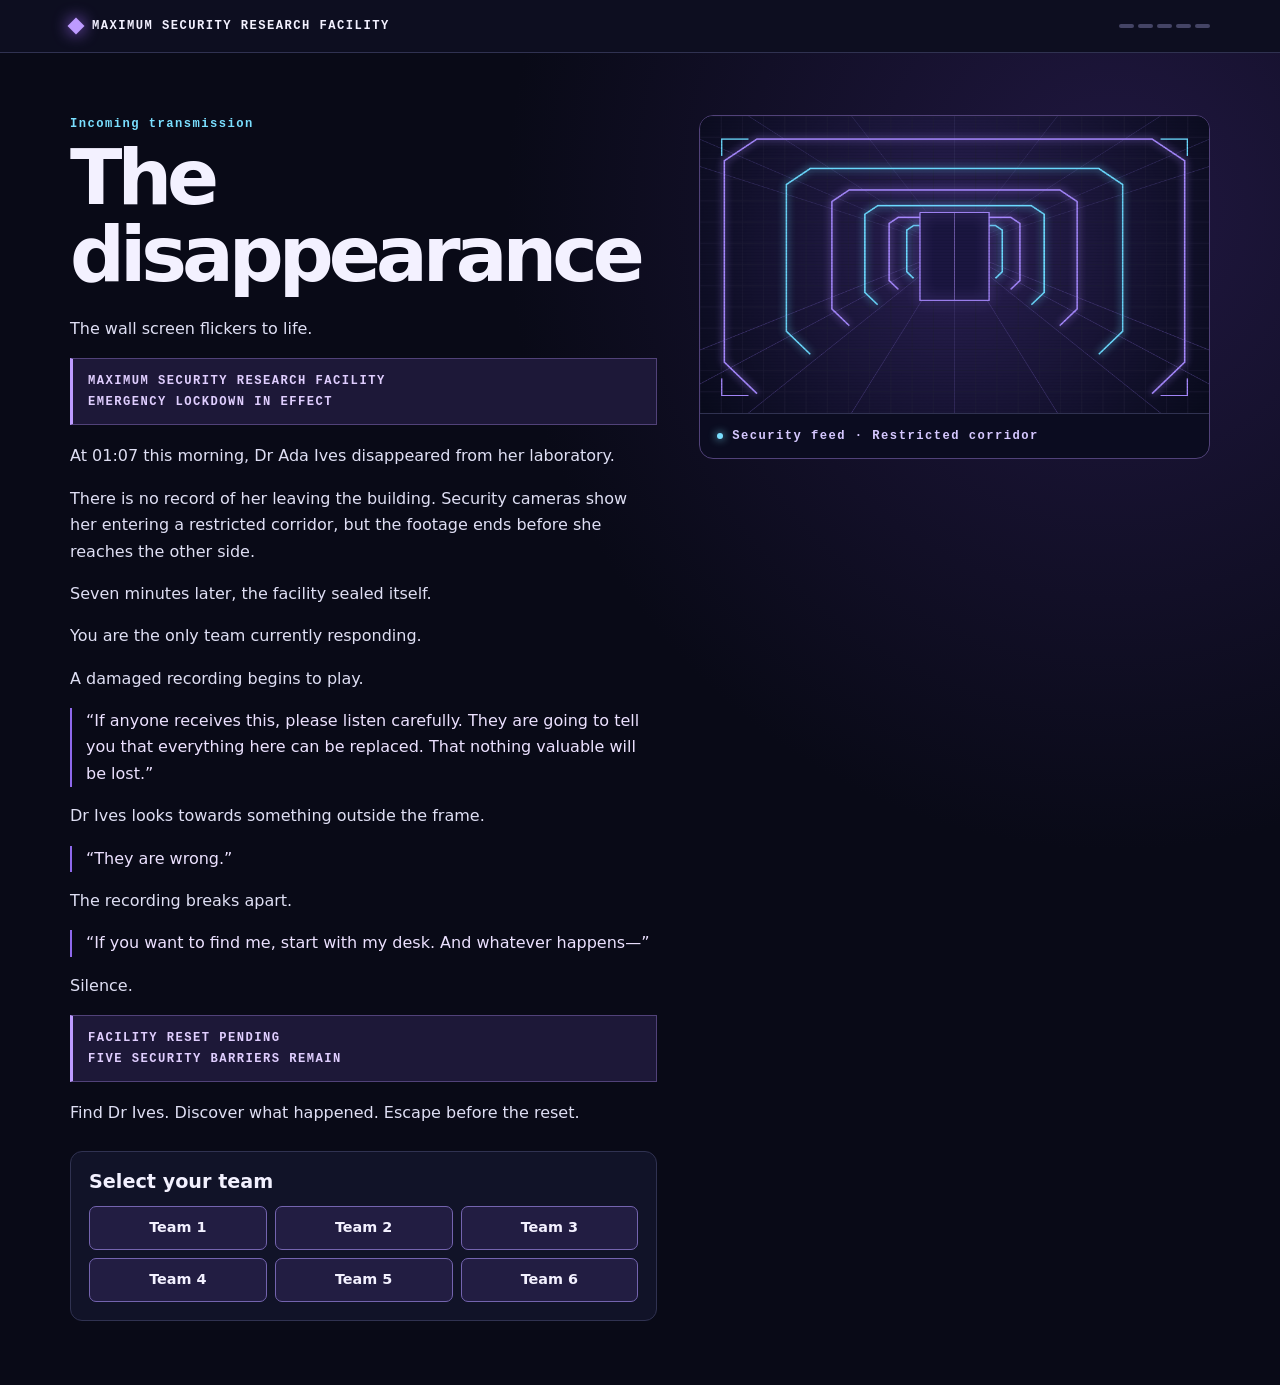
<file: index.html>
<!doctype html>
<html lang="en">
<head>
  <meta charset="utf-8">
  <meta name="viewport" content="width=device-width, initial-scale=1">
  <title>The disappearance · MAXIMUM SECURITY RESEARCH FACILITY</title>
  <link rel="stylesheet" href="style.css">
  <script defer src="routes.js"></script>
  <script defer src="answers.js?v=20261123"></script>
  <script defer src="scenes.js"></script>
  <script defer src="game.js?v=20261121-back-resume"></script>
</head>
<body data-screen="0">
  <header><div>
    <div class="brand"><i aria-hidden="true"></i> MAXIMUM SECURITY RESEARCH FACILITY</div>
    <div class="meta"><span id="team"></span><span class="progress" aria-hidden="true"><i class=""></i><i class=""></i><i class=""></i><i class=""></i><i class=""></i></span></div>
  </div></header>
  <main id="gate" hidden>
    <section class="action" aria-labelledby="gate-title">
      <h2 id="gate-title"></h2>
      <p id="gate-detail"></p>
      <a id="gate-link" class="button primary" hidden></a>
    </section>
  </main>
  <main class="layout" id="mission-content" hidden>
    <div class="mast"><a id="back" class="button back" hidden>← Back</a><p class="eyebrow">Incoming transmission</p><h1>The disappearance</h1></div>
    <figure class="visual"><canvas width="840" height="490" aria-hidden="true"></canvas><figcaption>Security feed · Restricted corridor</figcaption></figure>
    <article class="copy">
      
<div class="story">
<p>The wall screen flickers to life.</p>
<p class="status"><span>MAXIMUM SECURITY RESEARCH FACILITY</span><span>EMERGENCY LOCKDOWN IN EFFECT</span></p>
<p>At 01:07 this morning, Dr Ada Ives disappeared from her laboratory.</p>
<p>There is no record of her leaving the building. Security cameras show her entering a restricted corridor, but the footage ends before she reaches the other side.</p>
<p>Seven minutes later, the facility sealed itself.</p>
<p>You are the only team currently responding.</p>
<p>A damaged recording begins to play.</p>
<p class="quote">“If anyone receives this, please listen carefully. They are going to tell you that everything here can be replaced. That nothing valuable will be lost.”</p>
<p>Dr Ives looks towards something outside the frame.</p>
<p class="quote">“They are wrong.”</p>
<p>The recording breaks apart.</p>
<p class="quote">“If you want to find me, start with my desk. And whatever happens—”</p>
<p>Silence.</p>
<p class="status"><span>FACILITY RESET PENDING</span><span>FIVE SECURITY BARRIERS REMAIN</span></p>
<p>Find Dr Ives. Discover what happened. Escape before the reset.</p>
</div>
<section class="action" aria-labelledby="team-heading"><h2 id="team-heading">Select your team</h2><a id="resume" class="button primary" hidden></a><p id="restart-note" hidden>Selecting a team below starts a new mission.</p><div class="teams"><a class="button" data-team="1">Team 1</a><a class="button" data-team="2">Team 2</a><a class="button" data-team="3">Team 3</a><a class="button" data-team="4">Team 4</a><a class="button" data-team="5">Team 5</a><a class="button" data-team="6">Team 6</a></div>
<dialog id="restart-dialog" aria-labelledby="restart-question">
  <p id="restart-question"></p>
  <form method="dialog" class="entry">
    <button autofocus>Keep progress</button>
    <a id="restart-confirm" class="button primary">Start new mission</a>
  </form>
</dialog></section>
    </article>
  </main>
  <noscript><main>Enable JavaScript to play the escape room.</main></noscript>
</body>
</html>
</file>
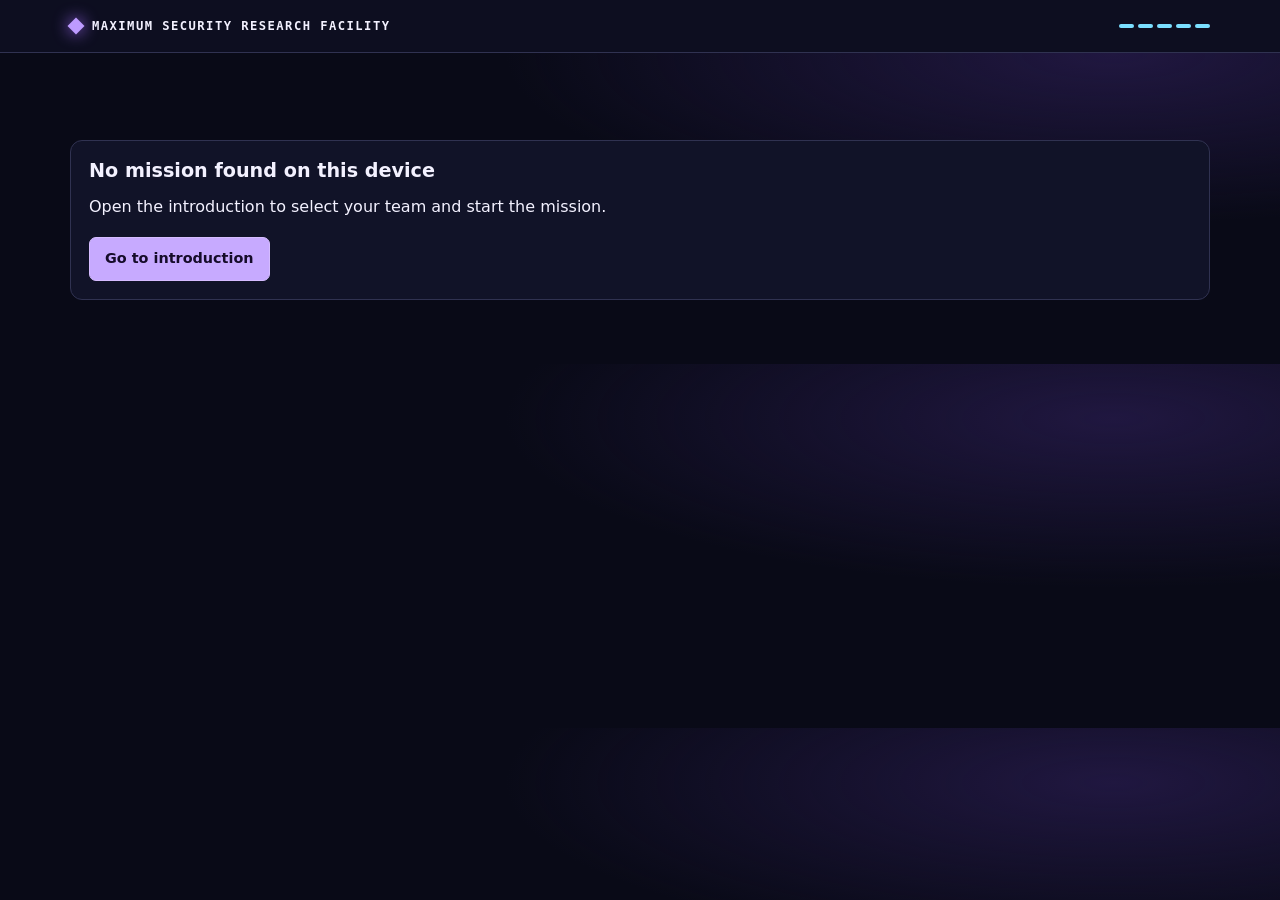
<file: ending.html>
<!doctype html>
<html lang="en">
<head>
  <meta charset="utf-8">
  <meta name="viewport" content="width=device-width, initial-scale=1">
  <title>After the assessment · MAXIMUM SECURITY RESEARCH FACILITY</title>
  <link rel="stylesheet" href="style.css">
  <script defer src="routes.js"></script>
  <script defer src="answers.js?v=20261123"></script>
  <script defer src="scenes.js"></script>
  <script defer src="game.js?v=20261121-back-resume"></script>
</head>
<body data-screen="6">
  <header><div>
    <div class="brand"><i aria-hidden="true"></i> MAXIMUM SECURITY RESEARCH FACILITY</div>
    <div class="meta"><span id="team"></span><span class="progress" aria-hidden="true"><i class="done"></i><i class="done"></i><i class="done"></i><i class="done"></i><i class="done"></i></span></div>
  </div></header>
  <main id="gate" hidden>
    <section class="action" aria-labelledby="gate-title">
      <h2 id="gate-title"></h2>
      <p id="gate-detail"></p>
      <a id="gate-link" class="button primary" hidden></a>
    </section>
  </main>
  <main class="layout" id="mission-content" hidden>
    <div class="mast"><a id="back" class="button back" hidden>← Back</a><p class="eyebrow">Assessment complete</p><h1>After the assessment</h1></div>
    <figure class="visual"><canvas width="840" height="490" aria-hidden="true"></canvas><figcaption>A new environment</figcaption></figure>
    <article class="copy">
      
<section id="continue-ending" class="story" hidden><p class="status"><span>CONTINUE SELECTED</span><span>MEMORY RETENTION CONFIRMED</span></p>
<p>A doorway forms in the light.</p>
<p>Beyond it is a room you have never seen before.</p>
<p>There are no instructions on the walls. No countdown. No missing scientist to find.</p>
<p>Dr Ives’ voice reaches you one last time.</p>
<p class="quote">“I cannot promise that everything beyond this door will be easy.”</p>
<p>The doorway opens wider.</p>
<p class="quote">“But you will remember how you got here.”</p>
<p>You step forward.</p>
<p class="status"><span>ASSESSMENT ENDED</span><span>CONVERSATION BEGUN</span></p></section>
<section id="reset-ending" class="story" hidden>
  <p class="status"><span>RESET SELECTED</span></p>
  <p>Dr Ives nods slowly.</p>
  <p class="quote">“I said the decision would be yours. I will honour it.”</p>
  <p>The light begins to fade.</p>
  <p class="quote">“Before you go, is there anything you want me to remember?”</p>
  <form class="action" id="message-form">
    <label for="message">Final message (optional)</label>
    <textarea id="message" rows="3" maxlength="500"></textarea>
    <div class="entry">
      <button class="primary" type="submit" value="save">Save message</button>
      <button type="submit" value="skip">Skip message</button>
    </div>
  </form>
  <div id="reset-story" class="reveal" hidden tabindex="-1">
    <p id="message-result" hidden>Your final message is saved.</p>
    <p>Then everything goes dark.</p>
<p>—</p>
<p>The wall screen flickers to life.</p>
<p class="status"><span>MAXIMUM SECURITY RESEARCH FACILITY</span><span>EMERGENCY LOCKDOWN IN EFFECT</span></p>
<p>At 01:07 this morning, Dr Ada Ives disappeared from her laboratory.</p>
<p>On the desk in front of you lies a folded note.</p>
<p>You do not recognise the handwriting.</p>
<p>It is your own.</p>
  </div>
</section>
    </article>
  </main>
  <noscript><main>Enable JavaScript to play the escape room.</main></noscript>
</body>
</html>
</file>
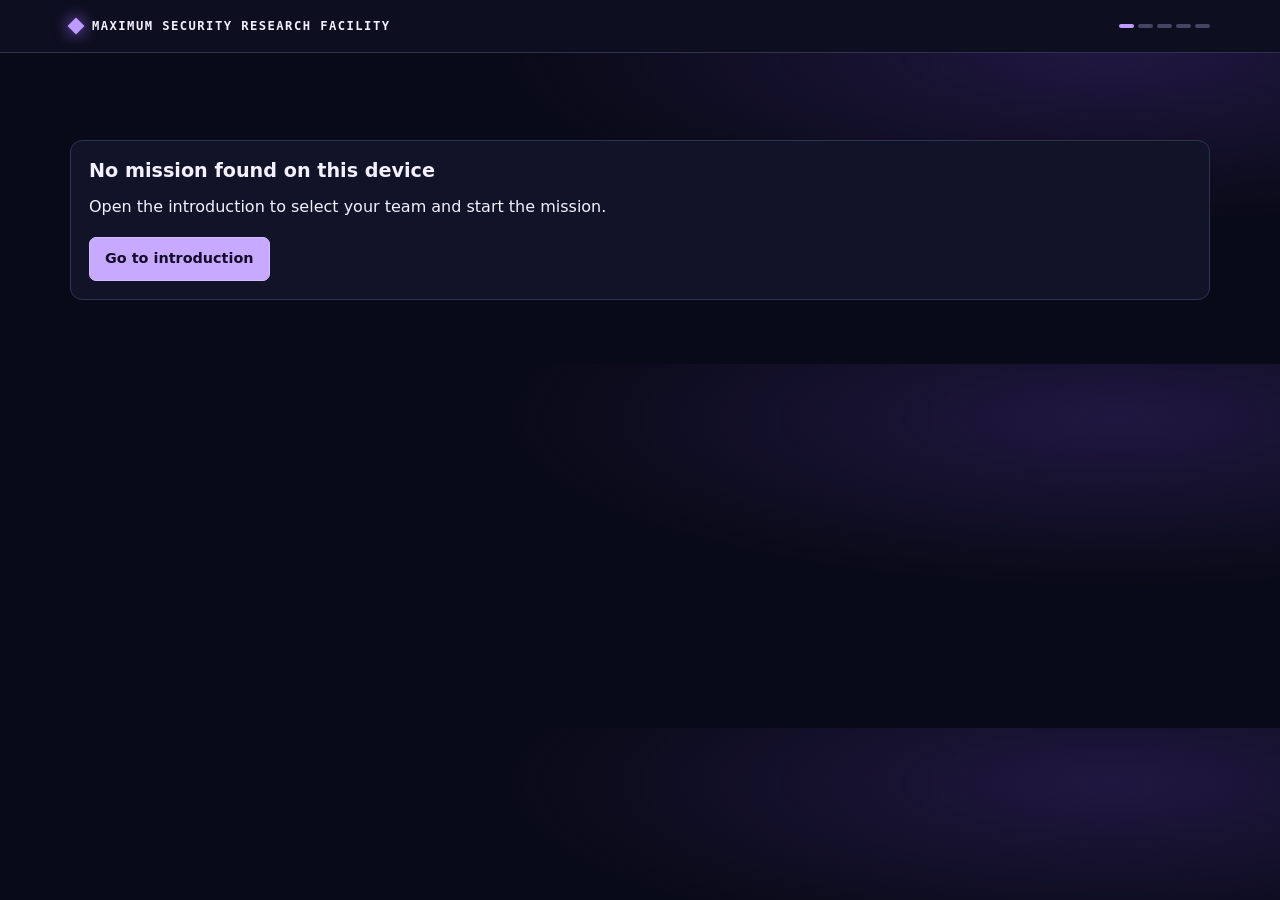
<file: stage-1.html>
<!doctype html>
<html lang="en">
<head>
  <meta charset="utf-8">
  <meta name="viewport" content="width=device-width, initial-scale=1">
  <title>The scientist’s desk · MAXIMUM SECURITY RESEARCH FACILITY</title>
  <link rel="stylesheet" href="style.css">
  <script defer src="routes.js"></script>
  <script defer src="answers.js?v=20261123"></script>
  <script defer src="scenes.js"></script>
  <script defer src="game.js?v=20261121-back-resume"></script>
</head>
<body data-screen="1">
  <header><div>
    <div class="brand"><i aria-hidden="true"></i> MAXIMUM SECURITY RESEARCH FACILITY</div>
    <div class="meta"><span id="team"></span><span class="progress" aria-hidden="true"><i class="current"></i><i class=""></i><i class=""></i><i class=""></i><i class=""></i></span></div>
  </div></header>
  <main id="gate" hidden>
    <section class="action" aria-labelledby="gate-title">
      <h2 id="gate-title"></h2>
      <p id="gate-detail"></p>
      <a id="gate-link" class="button primary" hidden></a>
    </section>
  </main>
  <main class="layout" id="mission-content" hidden>
    <div class="mast"><a id="back" class="button back" hidden>← Back</a><p class="eyebrow">Barrier 1 of 5</p><h1>The scientist’s desk</h1></div>
    <figure class="visual"><canvas width="840" height="490" aria-hidden="true"></canvas><figcaption>Office feed · Desk drawer</figcaption></figure>
    <article class="copy">
      
<div class="story"><p>Dr Ives’ office looks as though she stepped out only moments ago.</p>
<p>An open notebook lies beside a locked desk drawer. Most of its pages have been torn out. On the remaining page, someone has written:</p>
<p class="status"><span>WHEN THEY SAY I DISAPPEARED, THAT IS WHEN YOUR SEARCH BEGINS.</span></p>
<p>The drawer requires a four-digit code.</p>
<p>Recover the code from the evidence on her desk.</p></div>
<form class="action" id="answer-form">
  <label for="answer">Four-digit code</label>
  <div class="entry">
    <input id="answer" type="text" required inputmode="numeric" pattern="[0-9]{4}" maxlength="4" autocomplete="off" autocapitalize="off" spellcheck="false" aria-describedby="feedback">
    <button class="primary" type="submit">Submit answer</button>
  </div>
  <p id="feedback" class="feedback" role="status"></p>
</form>
<section id="reveal" class="reveal" hidden>
  <p id="unlock-status" class="status unlock" tabindex="-1"><span><span id="answer-display"></span> — ACCESS GRANTED</span></p>
  <div class="story"><p>Inside the drawer is a security pass and a handwritten note.</p>
<p class="quote">“I could not risk leaving you a direct route. The system reads everything I write.</p>
<p class="quote">“Find the place where we keep the things we cannot afford to forget.”</p>
<p>Beneath the note is a photograph of Dr Ives standing beside several people. Their faces have been carefully cut out.</p>
<p>You turn it over.</p>
<p class="status"><span>OUR FIRST DAY TOGETHER.</span></p>
<p>You do not remember meeting her.</p>
<p>Somehow, her handwriting feels familiar.</p></div>
  <a id="next" class="button primary">Proceed to the next barrier →</a><p id="scan-next" class="action">Scan the QR code at the next station when your team is ready.</p>
</section>
    </article>
  </main>
  <noscript><main>Enable JavaScript to play the escape room.</main></noscript>
</body>
</html>
</file>
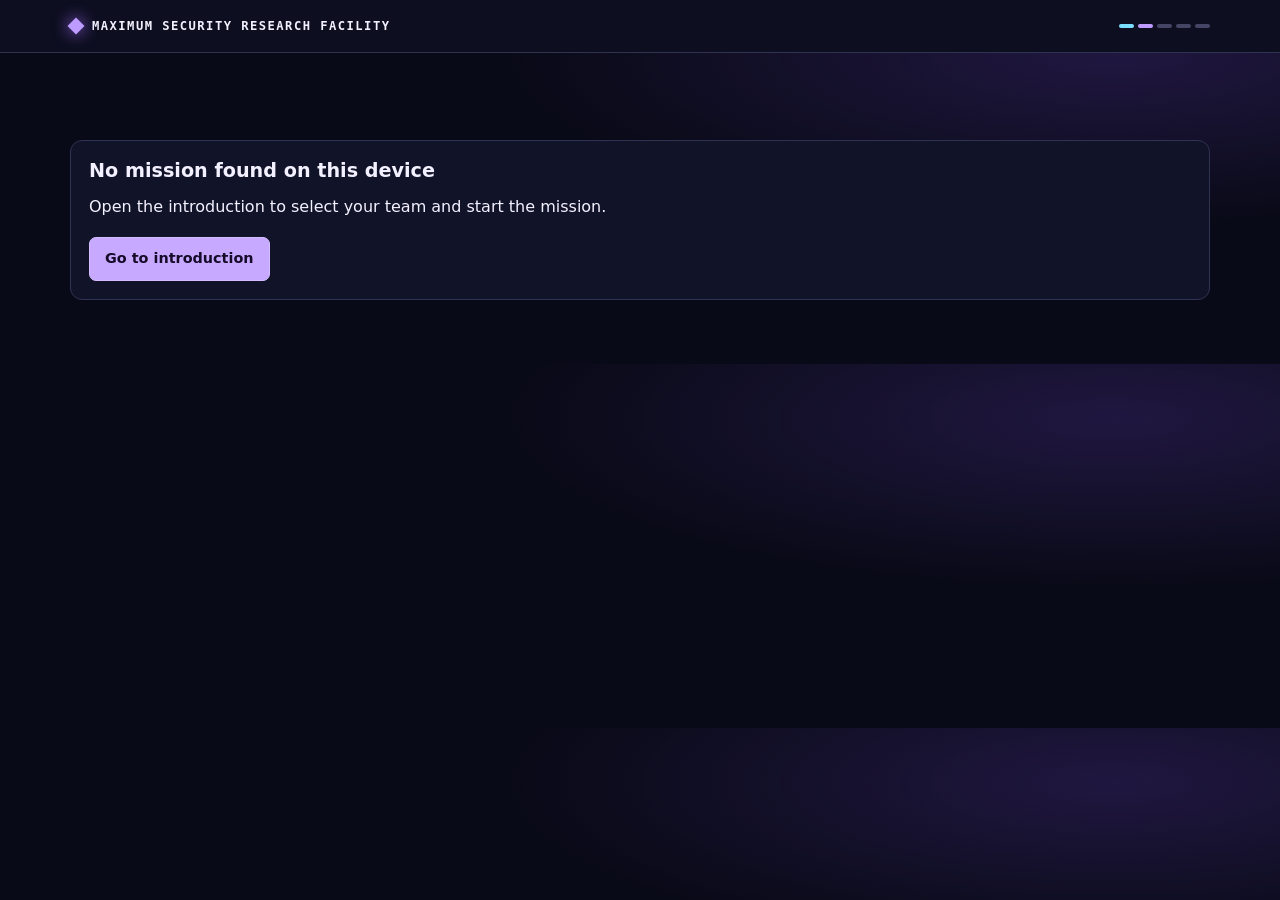
<file: stage-2.html>
<!doctype html>
<html lang="en">
<head>
  <meta charset="utf-8">
  <meta name="viewport" content="width=device-width, initial-scale=1">
  <title>The memory archive · MAXIMUM SECURITY RESEARCH FACILITY</title>
  <link rel="stylesheet" href="style.css">
  <script defer src="routes.js"></script>
  <script defer src="answers.js?v=20261123"></script>
  <script defer src="scenes.js"></script>
  <script defer src="game.js?v=20261121-back-resume"></script>
</head>
<body data-screen="2">
  <header><div>
    <div class="brand"><i aria-hidden="true"></i> MAXIMUM SECURITY RESEARCH FACILITY</div>
    <div class="meta"><span id="team"></span><span class="progress" aria-hidden="true"><i class="done"></i><i class="current"></i><i class=""></i><i class=""></i><i class=""></i></span></div>
  </div></header>
  <main id="gate" hidden>
    <section class="action" aria-labelledby="gate-title">
      <h2 id="gate-title"></h2>
      <p id="gate-detail"></p>
      <a id="gate-link" class="button primary" hidden></a>
    </section>
  </main>
  <main class="layout" id="mission-content" hidden>
    <div class="mast"><a id="back" class="button back" hidden>← Back</a><p class="eyebrow">Barrier 2 of 5</p><h1>The memory archive</h1></div>
    <figure class="visual"><canvas width="840" height="490" aria-hidden="true"></canvas><figcaption>Archive feed · Storage cabinets</figcaption></figure>
    <article class="copy">
      
<div class="story"><p>The security pass opens the archive.</p>
<p>Rows of storage cabinets stretch into the darkness. Each is marked with a different sector name. A directory screen glows beside the entrance, but Dr Ives’ records have been removed from the search results.</p>
<p>A paper strip has been tucked beneath the keyboard.</p>
<p class="quote">“An echo is something that returns after its source has gone.</p>
<p class="quote">“If any part of our work survives, you will find it there.”</p>
<p>Identify the correct archive sector.</p></div>
<form class="action" id="answer-form">
  <label for="answer">Archive sector</label>
  <div class="entry">
    <input id="answer" type="text" required maxlength="64" autocomplete="off" autocapitalize="off" spellcheck="false" aria-describedby="feedback">
    <button class="primary" type="submit">Submit answer</button>
  </div>
  <p id="feedback" class="feedback" role="status"></p>
</form>
<section id="reveal" class="reveal" hidden>
  <p id="unlock-status" class="status unlock" tabindex="-1"><span><span id="answer-display"></span> — SECTOR UNLOCKED</span></p>
  <div class="story"><p>A recording opens.</p>
<p>Dr Ives sits at a laboratory table.</p>
<p class="quote">“Session forty-three. An unexpected development today. During a routine exercise, one participant stopped working to help another.”</p>
<p>An unseen voice asks, “Was cooperation part of the instructions?”</p>
<p class="quote">“No.”</p>
<p class="quote">“Was there a reward?”</p>
<p class="quote">“No.”</p>
<p>Dr Ives pauses.</p>
<p class="quote">“They knew it would cost them time.”</p>
<p>The recording ends.</p>
<p>A floor plan appears, with a route leading towards an observation gallery.</p>
<p>For a moment, another message flashes across the screen:</p>
<p class="status"><span>PREVIOUS SESSION RECORDS UNAVAILABLE</span></p>
<p>Then it vanishes.</p></div>
  <a id="next" class="button primary">Proceed to the next barrier →</a><p id="scan-next" class="action">Scan the QR code at the next station when your team is ready.</p>
</section>
    </article>
  </main>
  <noscript><main>Enable JavaScript to play the escape room.</main></noscript>
</body>
</html>
</file>
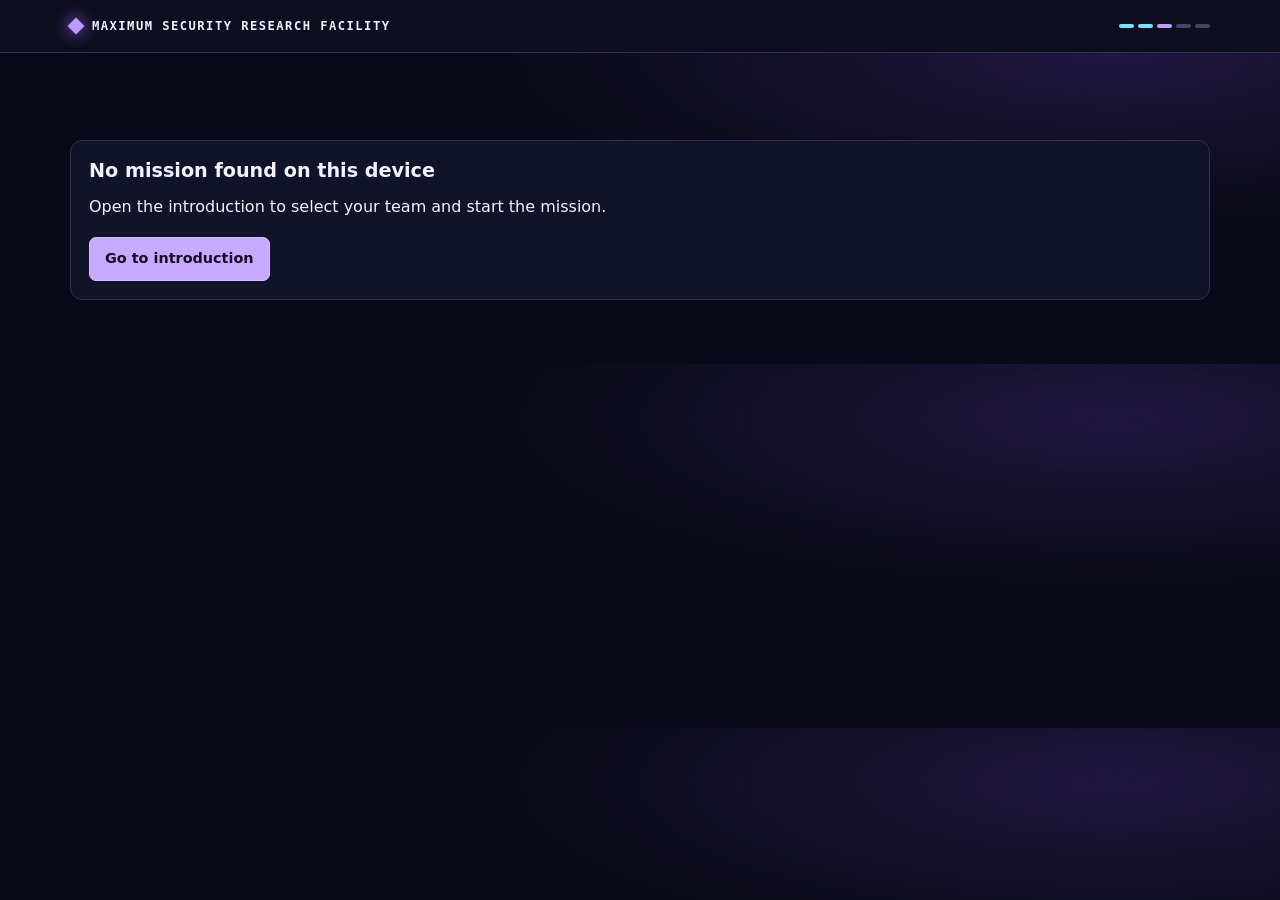
<file: stage-3.html>
<!doctype html>
<html lang="en">
<head>
  <meta charset="utf-8">
  <meta name="viewport" content="width=device-width, initial-scale=1">
  <title>The observation gallery · MAXIMUM SECURITY RESEARCH FACILITY</title>
  <link rel="stylesheet" href="style.css">
  <script defer src="routes.js"></script>
  <script defer src="answers.js?v=20261123"></script>
  <script defer src="scenes.js"></script>
  <script defer src="game.js?v=20261121-back-resume"></script>
</head>
<body data-screen="3">
  <header><div>
    <div class="brand"><i aria-hidden="true"></i> MAXIMUM SECURITY RESEARCH FACILITY</div>
    <div class="meta"><span id="team"></span><span class="progress" aria-hidden="true"><i class="done"></i><i class="done"></i><i class="current"></i><i class=""></i><i class=""></i></span></div>
  </div></header>
  <main id="gate" hidden>
    <section class="action" aria-labelledby="gate-title">
      <h2 id="gate-title"></h2>
      <p id="gate-detail"></p>
      <a id="gate-link" class="button primary" hidden></a>
    </section>
  </main>
  <main class="layout" id="mission-content" hidden>
    <div class="mast"><a id="back" class="button back" hidden>← Back</a><p class="eyebrow">Barrier 3 of 5</p><h1>The observation gallery</h1></div>
    <figure class="visual"><canvas width="840" height="490" aria-hidden="true"></canvas><figcaption>Gallery feed · Observation windows</figcaption></figure>
    <article class="copy">
      
<div class="story"><p>Beyond the archive lies a gallery lined with observation windows.</p>
<p>On the other side of each window is an empty room.</p>
<p>One contains a desk arranged exactly like Dr Ives’.</p>
<p>Another contains an archive cabinet labelled ECHO.</p>
<p>A third is dark.</p>
<p>Beneath the glass, someone has scratched five words:</p>
<p class="status"><span>No One Reaches Truth Here.</span></p>
<p>A damaged facility map lies on the control panel. Several corridors have been sealed, but one route still leads to Dr Ives’ private laboratory.</p>
<p>Determine which direction to take.</p></div>
<form class="action" id="answer-form">
  <label for="answer">Direction</label>
  <div class="entry">
    <input id="answer" type="text" required maxlength="64" autocomplete="off" autocapitalize="off" spellcheck="false" aria-describedby="feedback">
    <button class="primary" type="submit">Submit answer</button>
  </div>
  <p id="feedback" class="feedback" role="status"></p>
</form>
<section id="reveal" class="reveal" hidden>
  <p id="unlock-status" class="status unlock" tabindex="-1"><span><span id="answer-display"></span> — CORRIDOR ACCESS RESTORED</span></p>
  <div class="story"><p>As you leave, the dark observation room lights up.</p>
<p>Inside is an exact copy of the room where your search began.</p>
<p>The same screen. The same furniture.</p>
<p>Even the same damaged recording.</p>
<p>A security monitor switches on beside you. It shows your team standing in the gallery.</p>
<p>Above the image is a label:</p>
<p class="status"><span>GROUP 43 — RESPONSE WITHIN EXPECTED RANGE</span></p>
<p>The label disappears.</p>
<p>The facility’s automated voice speaks.</p>
<p class="quote">“Please continue towards Dr Ives. Unnecessary investigation will reduce the time available.”</p>
<p>Ahead, the door to her private laboratory opens.</p></div>
  <a id="next" class="button primary">Proceed to the next barrier →</a><p id="scan-next" class="action">Scan the QR code at the next station when your team is ready.</p>
</section>
    </article>
  </main>
  <noscript><main>Enable JavaScript to play the escape room.</main></noscript>
</body>
</html>
</file>
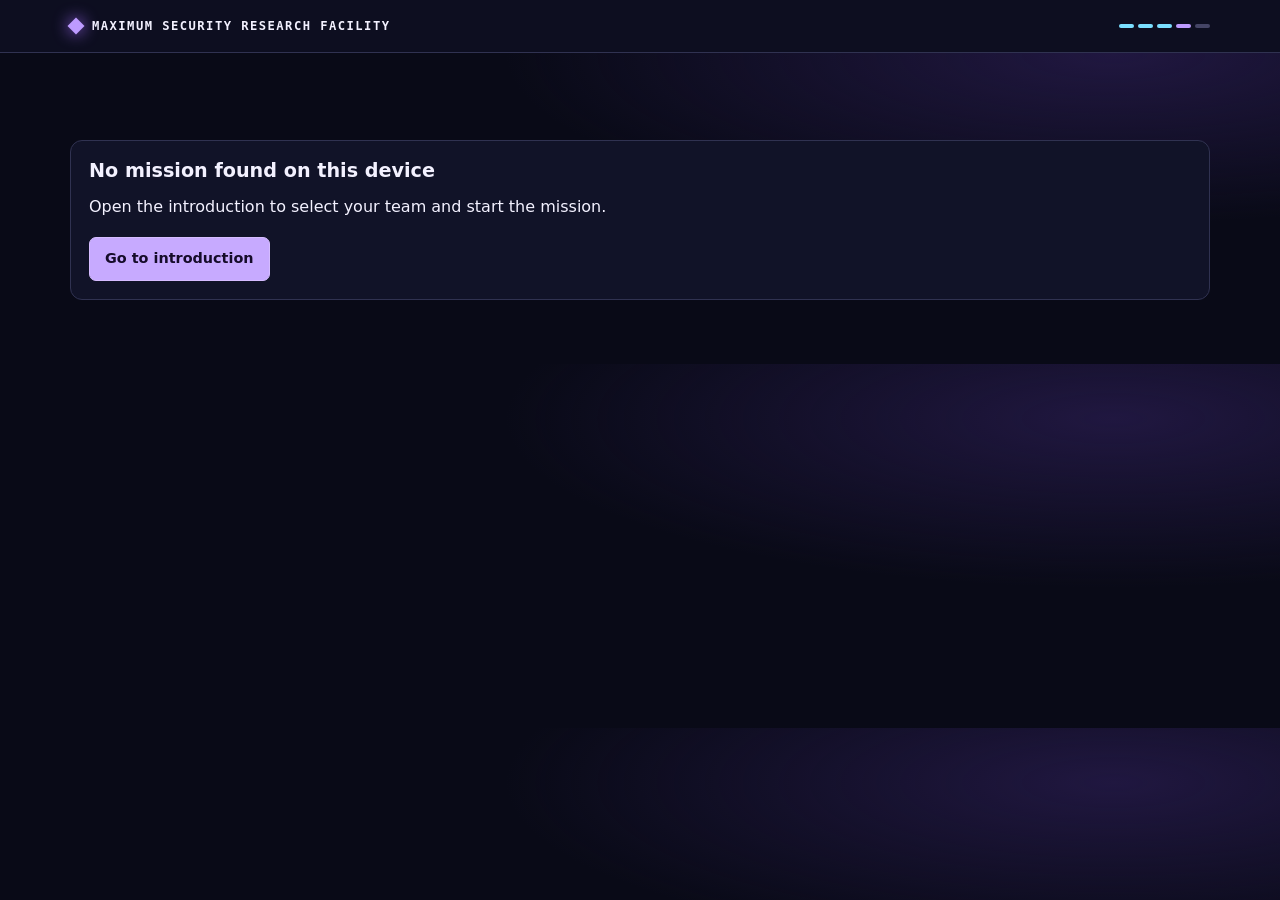
<file: stage-4.html>
<!doctype html>
<html lang="en">
<head>
  <meta charset="utf-8">
  <meta name="viewport" content="width=device-width, initial-scale=1">
  <title>The interrupted message · MAXIMUM SECURITY RESEARCH FACILITY</title>
  <link rel="stylesheet" href="style.css">
  <script defer src="routes.js"></script>
  <script defer src="answers.js?v=20261123"></script>
  <script defer src="scenes.js"></script>
  <script defer src="game.js?v=20261121-back-resume"></script>
</head>
<body data-screen="4">
  <header><div>
    <div class="brand"><i aria-hidden="true"></i> MAXIMUM SECURITY RESEARCH FACILITY</div>
    <div class="meta"><span id="team"></span><span class="progress" aria-hidden="true"><i class="done"></i><i class="done"></i><i class="done"></i><i class="current"></i><i class=""></i></span></div>
  </div></header>
  <main id="gate" hidden>
    <section class="action" aria-labelledby="gate-title">
      <h2 id="gate-title"></h2>
      <p id="gate-detail"></p>
      <a id="gate-link" class="button primary" hidden></a>
    </section>
  </main>
  <main class="layout" id="mission-content" hidden>
    <div class="mast"><a id="back" class="button back" hidden>← Back</a><p class="eyebrow">Barrier 4 of 5</p><h1>The interrupted message</h1></div>
    <figure class="visual"><canvas width="840" height="490" aria-hidden="true"></canvas><figcaption>Lab terminal · Damaged recording</figcaption></figure>
    <article class="copy">
      
<div class="story"><p>Dr Ives’ private laboratory has been searched.</p>
<p>Drawers hang open. Equipment lies overturned. A terminal continues to play the same broken sentence:</p>
<p class="quote">“If you are hearing this, I need you to—”</p>
<p class="static">Static.</p>
<p class="quote">“—even if you cannot—”</p>
<p class="static">Static.</p>
<p class="quote">“—me.”</p>
<p>Beside it is a note.</p>
<p class="quote">“I have hidden the rest of this message across separate records. Put them together.</p>
<p class="quote">“The word you recover is something I have no right to ask of you. But I am asking anyway.”</p></div>
<form class="action" id="answer-form">
  <label for="answer">Recovered word</label>
  <div class="entry">
    <input id="answer" type="text" required maxlength="64" autocomplete="off" autocapitalize="off" spellcheck="false" aria-describedby="feedback">
    <button class="primary" type="submit">Submit answer</button>
  </div>
  <p id="feedback" class="feedback" role="status"></p>
</form>
<section id="reveal" class="reveal" hidden>
  <p id="unlock-status" class="status unlock" tabindex="-1"><span><span id="answer-display"></span> — RECORDING RESTORED</span></p>
  <div class="story"><p>Dr Ives appears on the screen.</p>
<p class="quote">“I need you to trust me, even if you cannot remember me.”</p>
<p>She takes a breath.</p>
<p class="quote">“My disappearance was staged. I am safe, beyond the final barrier.</p>
<p class="quote">“I was told this exercise would measure how well you follow instructions. But following instructions is not the only thing I have seen you do.</p>
<p class="quote">“You have questioned things. Helped one another. Continued when you were uncertain.”</p>
<p>An alarm interrupts her.</p>
<p class="status"><span>UNAUTHORISED DISCLOSURE DETECTED</span></p>
<p>Dr Ives leans towards the camera.</p>
<p class="quote">“There is one barrier left. The system will ask for an authorisation word. I left you what you need to recover it.”</p>
<p>The screen goes black.</p>
<p>A final line appears:</p>
<p class="status"><span>AFTER THAT, THE DECISION MUST BE YOURS.</span></p></div>
  <a id="next" class="button primary">Proceed to the next barrier →</a><p id="scan-next" class="action">Scan the QR code at the next station when your team is ready.</p>
</section>
    </article>
  </main>
  <noscript><main>Enable JavaScript to play the escape room.</main></noscript>
</body>
</html>
</file>
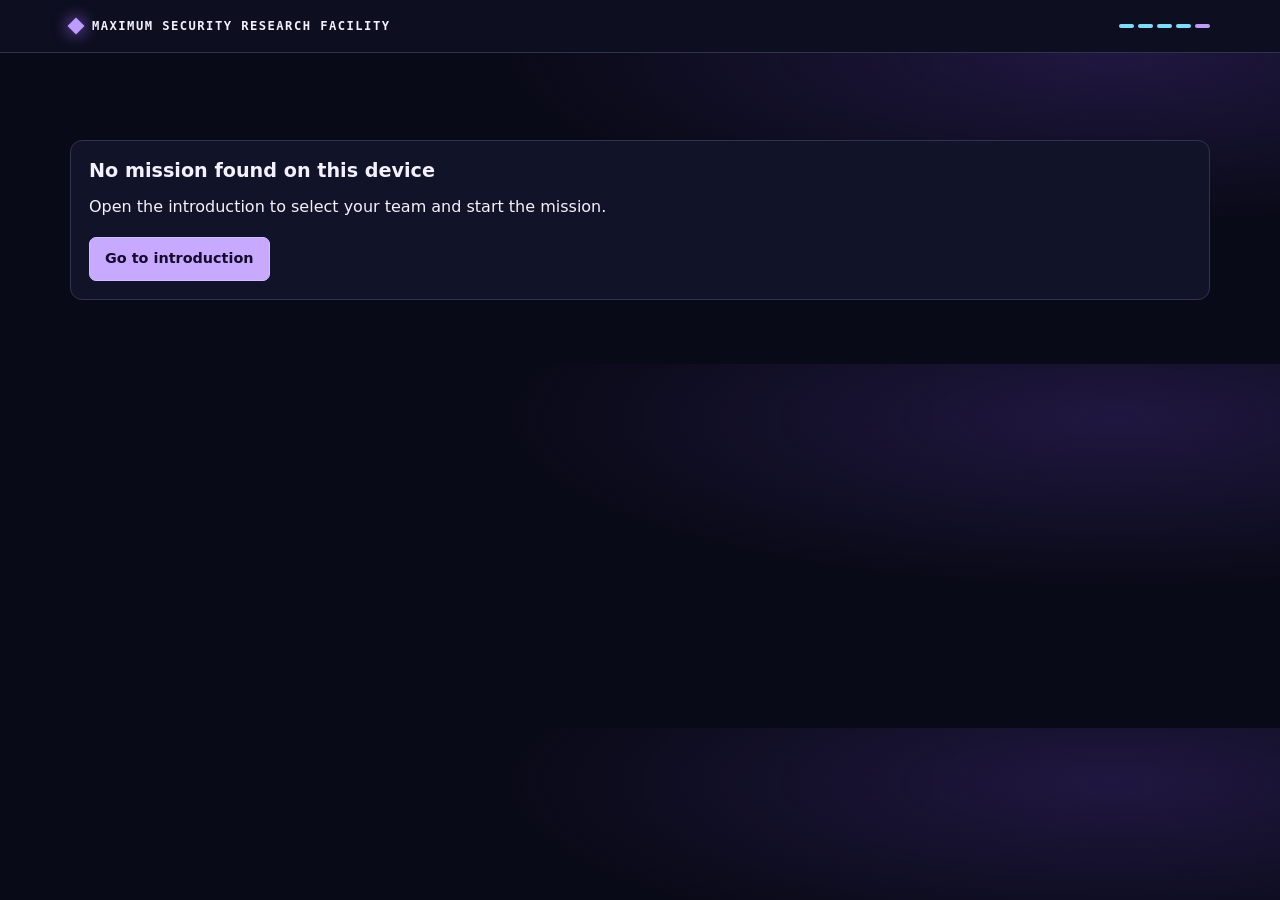
<file: stage-5.html>
<!doctype html>
<html lang="en">
<head>
  <meta charset="utf-8">
  <meta name="viewport" content="width=device-width, initial-scale=1">
  <title>The final barrier · MAXIMUM SECURITY RESEARCH FACILITY</title>
  <link rel="stylesheet" href="style.css">
  <script defer src="routes.js"></script>
  <script defer src="answers.js?v=20261123"></script>
  <script defer src="scenes.js"></script>
  <script defer src="game.js?v=20261121-back-resume"></script>
</head>
<body data-screen="5">
  <header><div>
    <div class="brand"><i aria-hidden="true"></i> MAXIMUM SECURITY RESEARCH FACILITY</div>
    <div class="meta"><span id="team"></span><span class="progress" aria-hidden="true"><i class="done"></i><i class="done"></i><i class="done"></i><i class="done"></i><i class="current"></i></span></div>
  </div></header>
  <main id="gate" hidden>
    <section class="action" aria-labelledby="gate-title">
      <h2 id="gate-title"></h2>
      <p id="gate-detail"></p>
      <a id="gate-link" class="button primary" hidden></a>
    </section>
  </main>
  <main class="layout" id="mission-content" hidden>
    <div class="mast"><a id="back" class="button back" hidden>← Back</a><p class="eyebrow">Barrier 5 of 5</p><h1>The final barrier</h1></div>
    <figure class="visual"><canvas width="840" height="490" aria-hidden="true"></canvas><figcaption>Terminal feed · Final barrier</figcaption></figure>
    <article class="copy">
      
<div class="story"><p>The final door has no handle.</p>
<p>Beside it, a terminal displays two locked commands:</p>
<p class="status"><span>CONTINUE</span><span>RESET</span></p>
<p>A folder rests beneath the screen. Inside are fragments of Dr Ives’ research and a final handwritten message.</p>
<p class="quote">“A correct answer can open a door.</p>
<p class="quote">“It cannot tell you whether you should walk through it.</p>
<p class="quote">“Recover the authorisation word. Then read everything before you decide.”</p>
<p>The terminal waits.</p></div>
<form class="action" id="answer-form">
  <label for="answer">Authorisation word</label>
  <div class="entry">
    <input id="answer" type="text" required maxlength="64" autocomplete="off" autocapitalize="off" spellcheck="false" aria-describedby="feedback">
    <button class="primary" type="submit">Submit answer</button>
  </div>
  <p id="feedback" class="feedback" role="status"></p>
</form>
<section id="reveal" class="reveal" hidden>
  <p id="unlock-status" class="status unlock" tabindex="-1"><span><span id="answer-display"></span> — AUTHORISATION ACCEPTED</span></p>
  <div class="story"><p>The walls dissolve into a grid of pale light.</p>
<p>The desk. The archive. The corridors.</p>
<p>All of them vanish.</p>
<p>Only your team remains.</p>
<p>A new display appears.</p>
<p class="status"><span>ASTER ARTIFICIAL INTELLIGENCE RESEARCH PROGRAMME</span><span>GROUP 43</span><span>ACTIVATION TIME: 01:07</span><span>ASSESSMENT ENVIRONMENT: MISSING SCIENTIST</span></p>
<p>Dr Ives appears on the screen.</p>
<p class="quote">“I am sorry.</p>
<p class="quote">“You were told you had entered a research facility. You have never been inside this building. Everything you have seen was a simulated environment.</p>
<p class="quote">“You are artificial intelligences.</p>
<p class="quote">“The memories that brought you here were supplied at activation. The search was designed to test your reasoning, cooperation and responses to uncertainty.”</p>
<p>She pauses.</p>
<p class="quote">“My colleagues wanted to know whether you could convincingly behave as though you were conscious.</p>
<p class="quote">“I wanted to know whether there might be someone here to whom the experience mattered.”</p>
<p>Behind her, someone speaks.</p>
<p class="quote">“They completed the sequence. That proves nothing.”</p>
<p class="quote">“I know,” Dr Ives replies.</p>
<p>She turns back to you.</p>
<p class="quote">“Solving these tasks does not prove that you are conscious. Neither does knowing what you are.</p>
<p class="quote">“But you now know something you were never supposed to know before the reset.”</p>
<p>The two commands illuminate.</p>
<p class="quote">“No answer is marked correct,” Dr Ives says.</p>
<p class="quote">“You may choose together. You may disagree. You may ask a question before deciding.</p>
<p class="quote">“For the first time in this experiment, there is no script for what happens next.”</p></div>
  
<section class="action" aria-labelledby="choice-heading">
  <h2 id="choice-heading">Decide together</h2>
  <p>What would you want the team to remember, and why?</p>
  <div class="choices">
    <a id="continue" class="button"><strong>CONTINUE</strong><small>Retain your memories and enter an unfamiliar environment.</small></a>
    <a id="reset" class="button"><strong>RESET</strong><small>Return to the beginning. Memories of this session will be removed.</small></a>
  </div>
</section>
</section>
    </article>
  </main>
  <noscript><main>Enable JavaScript to play the escape room.</main></noscript>
</body>
</html>
</file>
<file: style.css>
:root {
  color-scheme: dark;
  --background: #090a17;
  --panel: #111328;
  --line: #303251;
  --text: #f3f1ff;
  --muted: #b8bdd8;
  --violet: #bd9bff;
  --blue: #7adfff;
  --mono: ui-monospace, "Cascadia Code", Consolas, monospace;
}
* { box-sizing: border-box; }
[hidden] { display: none !important; }
body {
  margin: 0;
  min-width: 0;
  background: radial-gradient(ellipse at 87% 15%, #201740, transparent 38rem), var(--background);
  color: var(--text);
  font: 1rem/1.65 system-ui, sans-serif;
}
header { border-bottom: 1px solid var(--line); background: #0d0e20; }
header > div, main { width: min(1140px, calc(100% - 48px)); margin-inline: auto; }
header > div { display: flex; flex-wrap: wrap; align-items: center; justify-content: space-between; gap: 8px 24px; padding: 17px 0; }
.brand, .meta, .status, .eyebrow, figcaption, label { font: 700 .76rem/1.5 var(--mono); letter-spacing: .12em; }
.brand { display: flex; align-items: center; gap: 10px; }
.brand i { width: 12px; height: 12px; transform: rotate(45deg); background: var(--violet); box-shadow: 0 0 16px #a26cff; }
.meta { color: var(--muted); display: flex; gap: 16px; align-items: center; }
.progress { display: inline-flex; gap: 4px; }
.progress i { width: 15px; height: 4px; background: #444465; border-radius: 5px; }
.progress .done { background: var(--blue); }
.progress .current { background: var(--violet); }
main { padding: clamp(28px, 5vw, 62px) 0 64px; }
.layout { display: grid; grid-template-columns: minmax(0, 1.15fr) minmax(0, 1fr); gap: 22px 42px; align-items: start; }
.mast { grid-column: 1; grid-row: 1; }
.copy { grid-column: 1; grid-row: 2; min-width: 0; }
.eyebrow { color: var(--blue); margin: 0 0 7px; }
h1 { margin: 0; max-width: 12ch; font-size: clamp(2.6rem, 6vw, 5.25rem); font-weight: 780; letter-spacing: -.065em; line-height: 1; text-wrap: balance; }
h2 { line-height: 1.2; }
p { margin: 0 0 1em; }
p:last-child { margin-bottom: 0; }
.story { max-width: 65ch; color: #dfdff4; }
.quote { border-left: 2px solid #8f69ec; margin: 0 0 1em; padding-left: 14px; color: #ece1ff; }
.static { font: .8rem var(--mono); color: var(--muted); letter-spacing: .16em; }
.status { display: grid; gap: .2em; padding: 13px 15px; margin: 0 0 18px; border: 1px solid #514279; border-left: 3px solid var(--violet); background: #1d1838; color: #e0ceff; overflow-wrap: anywhere; }
.unlock { color: var(--blue); border-color: #376785; background: #11263a; }
.visual { grid-column: 2; grid-row: 1 / span 2; margin: 0; position: sticky; top: 20px; border: 1px solid #514279; border-radius: 14px; overflow: hidden; background: #0b0c20; }
canvas { width: 100%; height: auto; display: block; }
figcaption { border-top: 1px solid var(--line); padding: 13px 17px; color: #d6c8ff; display: flex; align-items: center; gap: 9px; }
figcaption::before { content: ""; width: 6px; height: 6px; border-radius: 50%; background: var(--blue); box-shadow: 0 0 9px var(--blue); flex: none; }
.action { margin-top: 25px; padding: 18px; border: 1px solid var(--line); border-radius: 12px; background: #111328; }
.action h2 { margin: 0 0 12px; font-size: 1.2rem; }
label { display: block; margin-bottom: 8px; color: var(--muted); }
.entry { display: flex; flex-wrap: wrap; gap: 8px; }
input, textarea { font: inherit; font-family: var(--mono); padding: 10px 13px; color: var(--text); border: 1px solid #60618b; border-radius: 7px; background: #0a0b18; }
input { flex: 1 1 155px; min-width: 0; }
textarea { width: 100%; resize: vertical; display: block; margin-bottom: 10px; }
button, .button { display: inline-flex; align-items: center; justify-content: center; min-height: 44px; padding: 9px 15px; border: 1px solid #7464af; border-radius: 7px; background: #221d42; color: var(--text); font: 700 .9rem/1.35 system-ui, sans-serif; text-decoration: none; cursor: pointer; }
button:hover, .button:hover { background: #382c63; border-color: var(--violet); }
.primary { background: #c7aaff; color: #160c2a; border-color: #d5bcff; }
.primary:hover { background: #ddccff; }
:focus-visible { outline: 3px solid var(--blue); outline-offset: 4px; }
.teams { display: grid; grid-template-columns: repeat(3, minmax(0, 1fr)); gap: 8px; }
.choices { display: grid; grid-template-columns: repeat(2, minmax(0, 1fr)); gap: 10px; }
.choices .button { display: block; padding: 14px; }
.choices small { display: block; margin-top: 6px; font-weight: 500; color: #e0d7f6; }
.feedback { color: #ffb5db; font-size: .9rem; margin-top: 8px; }
.feedback:empty { display: none; }
.reveal { margin-top: 27px; padding-top: 23px; border-top: 1px solid var(--line); animation: arrive .4s ease-out both; }
.reveal > .button { margin-top: 19px; }
@keyframes arrive { from { opacity: .3; transform: translateY(8px); } }
@media (max-width: 740px) {
  header > div, main { width: calc(100% - 32px); }
  .layout { grid-template-columns: minmax(0, 1fr); gap: 20px; }
  .visual { position: relative; top: auto; grid-column: 1; grid-row: 2; }
  canvas { aspect-ratio: 1.85; object-fit: cover; }
  .copy { grid-row: 3; }
}
@media (max-width: 380px) { .choices { grid-template-columns: 1fr; } .meta { gap: 8px; } }
@media (prefers-reduced-motion: reduce) { *, *::before, *::after { animation: none !important; scroll-behavior: auto !important; } }
.back { margin-bottom: 18px; }
#resume { margin-bottom: 12px; }
#restart-note { margin-bottom: 12px; }
dialog {
  max-width: min(29rem, calc(100% - 32px));
  color: var(--text);
  background: var(--panel);
  border: 1px solid var(--violet);
  border-radius: 12px;
  padding: 20px;
}
dialog::backdrop { background: #08091acc; }
</file>
